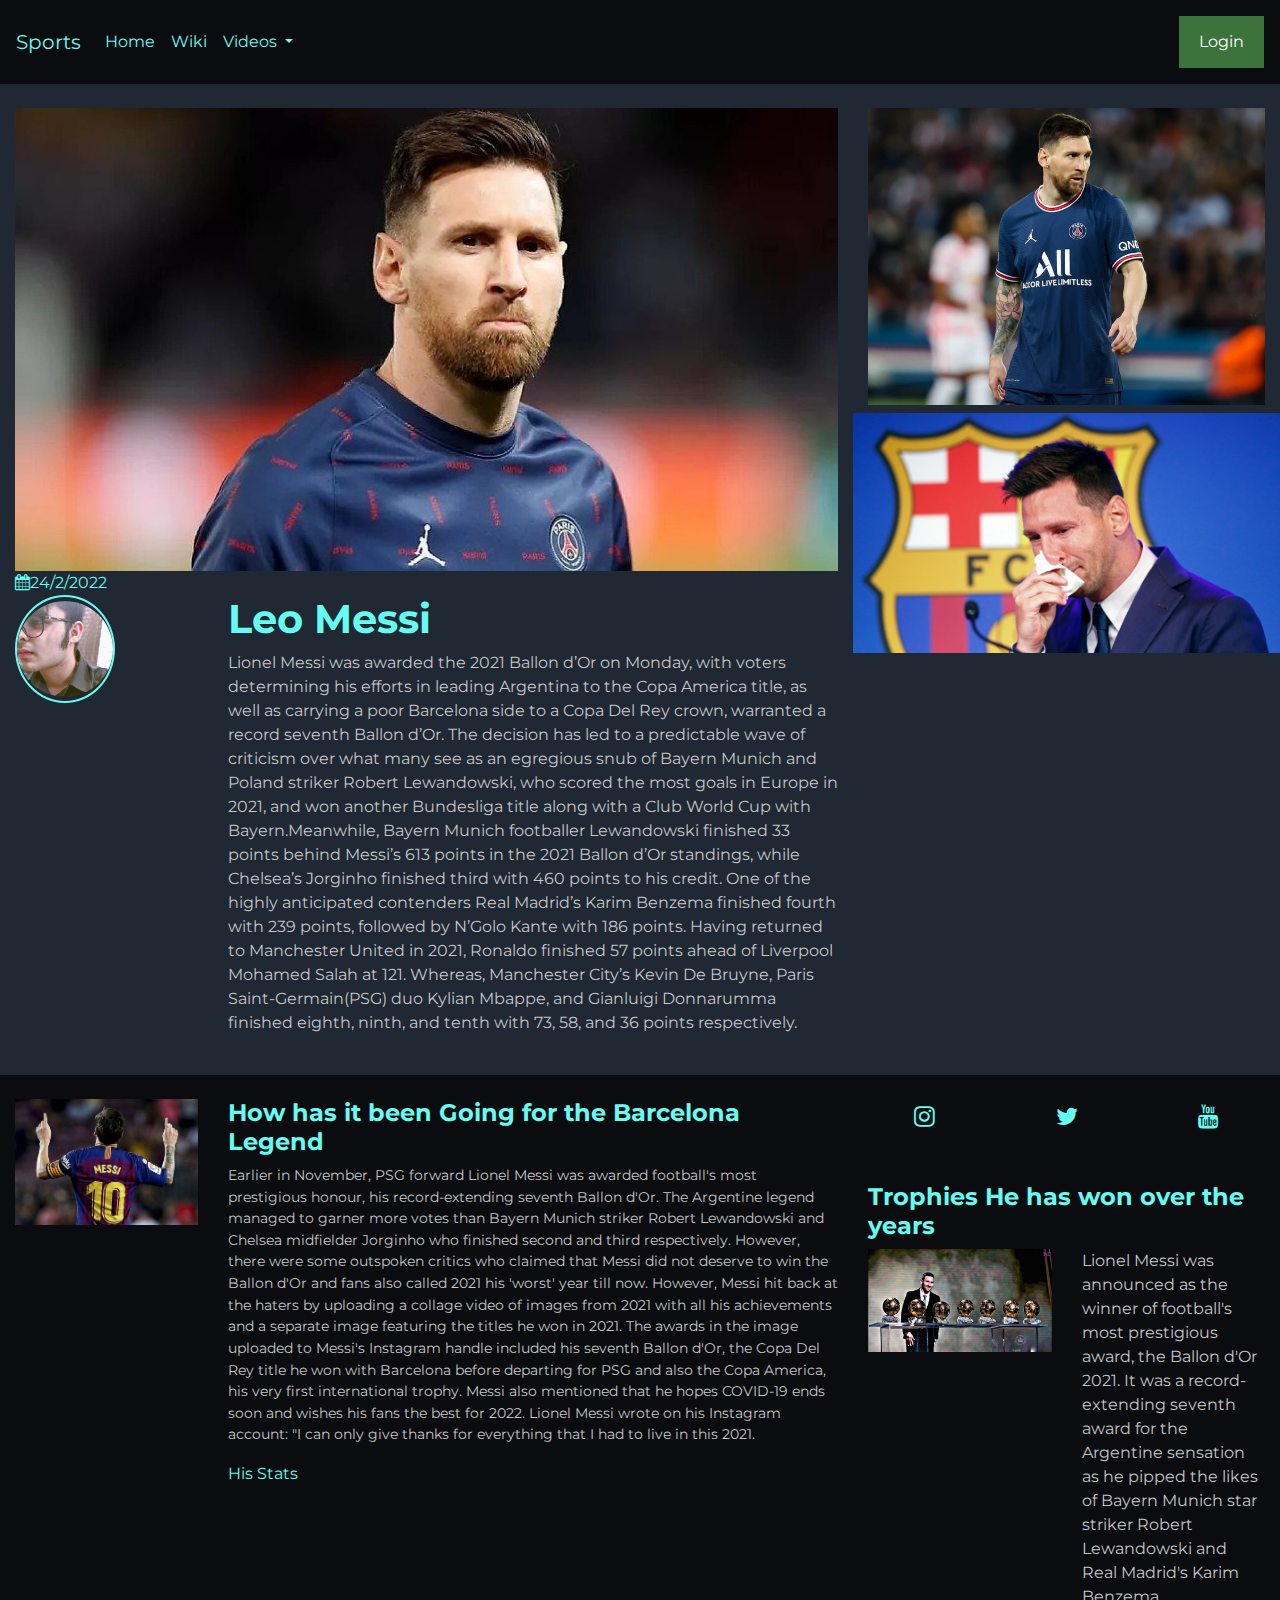
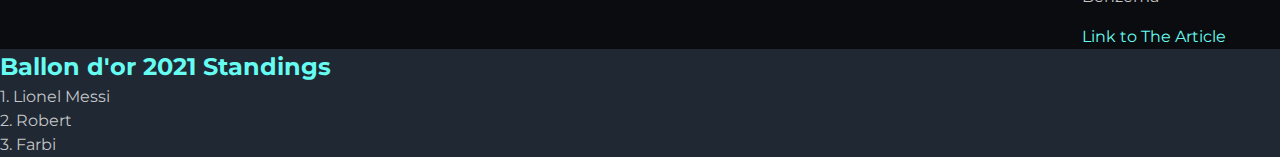
<file: index.html>
<!DOCTYPE html>
<html lang="en">
<head>
  <title>Football</title>

    <link rel="stylesheet" href="https://maxcdn.bootstrapcdn.com/bootstrap/4.0.0/css/bootstrap.min.css" integrity="sha384-Gn5384xqQ1aoWXA+058RXPxPg6fy4IWvTNh0E263XmFcJlSAwiGgFAW/dAiS6JXm" crossorigin="anonymous">
    <link rel="stylesheet" href="https://cdnjs.cloudflare.com/ajax/libs/font-awesome/4.7.0/css/font-awesome.min.css">
    <link rel="preconnect" href="https://fonts.googleapis.com">
<link rel="preconnect" href="https://fonts.gstatic.com" crossorigin>
<link href="https://fonts.googleapis.com/css2?family=Montserrat:wght@400;700;800&display=swap" rel="stylesheet">
    <script src="https://code.jquery.com/jquery-3.2.1.slim.min.js" integrity="sha384-KJ3o2DKtIkvYIK3UENzmM7KCkRr/rE9/Qpg6aAZGJwFDMVNA/GpGFF93hXpG5KkN" crossorigin="anonymous"></script>
    <script src="https://cdnjs.cloudflare.com/ajax/libs/popper.js/1.12.9/umd/popper.min.js" integrity="sha384-ApNbgh9B+Y1QKtv3Rn7W3mgPxhU9K/ScQsAP7hUibX39j7fakFPskvXusvfa0b4Q" crossorigin="anonymous"></script>
    <script src="https://maxcdn.bootstrapcdn.com/bootstrap/4.0.0/js/bootstrap.min.js" integrity="sha384-JZR6Spejh4U02d8jOt6vLEHfe/JQGiRRSQQxSfFWpi1MquVdAyjUar5+76PVCmYl" crossorigin="anonymous"></script>
    <link rel="stylesheet" href="style.css">
</head>
<body>
 
    <nav class="navbar navbar-expand-lg ">
      <a class="navbar-brand" href="#">Sports</a>
      <button class="navbar-toggler" type="button" data-toggle="collapse" data-target="#navbarSupportedContent" aria-controls="navbarSupportedContent" aria-expanded="false" aria-label="Toggle navigation">
        <span class=" navbar-toggler-icon "></span>
      </button>
    
      <div class="collapse navbar-collapse" id="navbarSupportedContent">
        <ul class="navbar-nav mr-auto">
          <li class="nav-item active">
            <a class="nav-link" href="#">Home <span class="sr-only">(current)</span></a>
          </li>
          <li class="nav-item">
            <a class="nav-link" href="https://en.wikipedia.org/wiki/Lionel_Messi">Wiki</a>
          </li>
          <li class="nav-item dropdown">
            <a class="nav-link dropdown-toggle" href="#" id="navbarDropdown" role="button" data-toggle="dropdown" aria-haspopup="true" aria-expanded="false">
              Videos
            </a>
            <div class="dropdown-menu" aria-labelledby="navbarDropdown">
              <a class="dropdown-item" href="https://www.youtube.com/watch?v=It4YOYzEaVY">His Top 10 goals</a>
              <a class="dropdown-item" href="https://www.youtube.com/watch?v=R_CkrhqGIWM">His Presentation  At PSG</a>
              <div class="dropdown-divider"></div>
              <a class="dropdown-item" href="https://www.youtube.com/watch?v=RG5V4_QqTnE">His Farewell At barca</a>
            </div>
          </li>
          
        </ul>
        <form class="form-inline my-2 my-lg-0" action="index2.html">
          <button class="first" onclick="document.getElementById('id01').style.display='block'" style="width:auto;">Login</button>

          <div id="id01" class="modal">
            
            <form class="modal-content animate"  method="post">
              <div class="imgcontainer">
                <span onclick="document.getElementById('id01').style.display='none'" class="close" title="Close Modal">&times;</span>
               
              </div>
          
              <div class="container">
                <label for="uname"><b style="color: aqua;">Username</b></label>
                <input type="text" placeholder="Enter Username" name="uname" required>
          
                <label for="psw"><b style="color: aqua;">Password</b></label>
                <input type="password" placeholder="Enter Password" name="psw" required>
                  
                <button type="submit">Login</button>
                <label style="color: aqua;">
                  <input type="checkbox" checked="checked" name="remember"> Remember me
                </label>
              </div>
          
              <div class="container" style="background-color:#280e46">
                <button type="button" onclick="document.getElementById('id01').style.display='none'" class="cancelbtn">Cancel</button>
                <span class="psw"> <a href="#">Forgot password?</a></span>
              </div>
            </form>
          </div>
          
          <script>
          
          var modal = document.getElementById('id01');
          
         
          window.onclick = function(event) {
              if (event.target == modal) {
                  modal.style.display = "none";
              }
              
          }
          </script>
        </button>
      </a>
      </div>
    </nav>
  
     <!--Heading Section-->
     <section class="Football py-4 ">
       <div class="container-fluid">
         <div class="row">
           <div class="col-lg-8">
             <div class="blog-post">
             <img class="img-fluid" src="p1.jpg" alt="Messi's Performance has been underwhelming at psg">
             <div class="blog-post-badges">
               <a href="#"><i class="fa fa-calendar" aria-hidden="true"></i>24/2/2022</a>
             </div>
             <div class="blog-content">
                <div class="row">
                  <div class="col-sm-3">
                    <img class="img-fluid rounded-circle py-1" src="Author.jpeg" alt="Author of this post" >
                   
                  </div>
                  <div class="col-sm-9">
                    <h1>Leo Messi</h1>
                    <p class="doc">Lionel Messi was awarded the 2021 Ballon d’Or on Monday, with voters determining his efforts in leading Argentina to the Copa America title, as well as carrying a poor Barcelona side to a Copa Del Rey crown, warranted a record seventh Ballon d’Or.

                      The decision has led to a predictable wave of criticism over what many see as an egregious snub of Bayern Munich and Poland striker Robert Lewandowski, who scored the most goals in Europe in 2021, and won another Bundesliga title along with a Club World Cup with Bayern.Meanwhile, Bayern Munich footballer Lewandowski finished 33 points behind Messi’s 613 points in the 2021 Ballon d’Or standings, while Chelsea’s Jorginho finished third with 460 points to his credit. One of the highly anticipated contenders Real Madrid’s Karim Benzema finished fourth with 239 points, followed by N’Golo Kante with 186 points. Having returned to Manchester United in 2021, Ronaldo finished 57 points ahead of Liverpool Mohamed Salah at 121. Whereas, Manchester City’s Kevin De Bruyne, Paris Saint-Germain(PSG) duo Kylian Mbappe, and Gianluigi Donnarumma finished eighth, ninth, and tenth with  73, 58, and 36 points respectively.</p>
                  </div>

                </div>
             </div>

           </div>
          </div>
          <div class="col-lg-4">
            <div class="blog-post ">
              <img class="img-fluid" src="psg.jfif" alt="Messi's Performance has been underwhelming at psg">
              
              <div class="blog-content shadow">
                 <div class="row">
                   <div class="col-sm-3">
                     
                   </div>
                   <div class="col-sm-9">
                     <h3></h3>
                     
                   </div>
 
                 </div>
              </div>
 
            </div>
            <div class="blog-post ">
              <div class="row"><a href="https://www.youtube.com/watch?v=pynFPylTyjE"><img class="img-fluid" src="p2.jpeg" alt="Messi's Performance has been underwhelming at psg">
              </a>
                <div class="blog-content shadow">
                  <div class="row">
                    <div class="col-md-3">
                      
                    </div>
                    <div class="col-md-9">
                      <h3></h3>
                    </div>
  
                  </div>
               </div>

              </div>
              
              
  
            </div>
          </div>
          
          </div>
      </div>
      </section>

    <!--Main Blog Section-->
    <section class="Blog_type">
      <div class="container-fluid">
        <div class="row">
          <div class="col-md-8">
           <article class="Blog-type shadow-on">
             <div class="row py-4">
            <div class="col-sm-3">
              <img class="img-fluid" alt="His glory days during barcelona" src="Atalayar_Leo Messi Barcelona_0.jpg">
 
             </div>
             <div class="col-sm-9">
               <h3>How has it been Going for the Barcelona Legend</h3>
               <p>Earlier in November, PSG forward Lionel Messi was awarded football's most prestigious honour, his record-extending seventh Ballon d'Or. The Argentine legend managed to garner more votes than Bayern Munich striker Robert Lewandowski and Chelsea midfielder Jorginho who finished second and third respectively. However, there were some outspoken critics who claimed that Messi did not deserve to win the Ballon d'Or and fans also called 2021 his 'worst' year till now. However, Messi hit back at the haters by uploading a collage video of images from 2021 with all his achievements and a separate image featuring the titles he won in 2021.

                The awards in the image uploaded to Messi's Instagram handle included his seventh Ballon d'Or, the Copa Del Rey title he won with Barcelona before departing for PSG and also the Copa America, his very first international trophy. Messi also mentioned that he hopes COVID-19 ends soon and wishes his fans the best for 2022. Lionel Messi wrote on his Instagram account: "I can only give thanks for everything that I had to live in this 2021.</p>
               <div class="Badges">
                 <a href="https://fbref.com/en/players/d70ce98e/Lionel-Messi">His Stats</a>
               </div>
                 
               </div>
             </div>
           </article>
          
             </div>
             
             <aside class="col-md-4">
               <!--Social Links-->
               <div class=" social-links row text-center ">
                 <div class="col-sm-4 py-4">
                  <a class=" Social-links "href="https://www.instagram.com/amaan._syed/"  >
                    <i class="fa fa-instagram" aria-hidden="true"></i>
                    
                  </a>
                 </div>
                 <div class="col-sm-4 py-4">
                  <a class=" Social-links ">
                    <i class="fa fa-twitter" aria-hidden="true"></i >
                    
                    
                  </a>
                 </div>
                 <div class="col-sm-4 py-4">
                  <a class=" Social-links r">
                    <i class="fa fa-youtube" aria-hidden="true"></i>
                    
                  </a>
                 </div>
               </div>
               <h4 class="aside-heading mt-4">Trophies He has won over the years</h4>
               <article class="row">
                 <div class="col-sm-6">
                   <img class="img-fluid" src="ballon_d.jpg" alt="The awards he has won">


                 </div>
                 <div class="col-sm-6 mt-0">
                   <p>Lionel Messi was announced as the winner of football's most prestigious award, the Ballon d'Or 2021. It was a record-extending seventh award for the Argentine sensation as he pipped the likes of Bayern Munich star striker Robert Lewandowski and Real Madrid's Karim Benzema </p>
                   <a href="https://www.republicworld.com/sports-news/cricket-news/lionel-messis-7th-ballon-dor-win-panned-by-football-players-absolutely-not-deserved.html#:~:text=On%20Monday%20night%20in%20Paris,and%20Real%20Madrid's%20Karim%20Benzema.">Link to The Article</a>
                   
                </div>
               </article>
               
               
            
 
             </aside>
 
          </div>

      </div>
      
         
      
    </section>

   <!--Footer Section-->
   <footer class="footer">
     <div class="row">
       <div class="col-md-6 text-left">
         <a class="footer-logo" href="https://www.goal.com/en-in/lists/ballon-dor-2021-power-rankings/1l03egk461k3a1em4lb6gh8mhu#cs8fc2bc488680b6c9">        Ballon d'or 2021 Standings</a>
         <div class="flex-container">
          <div>1. Lionel Messi</div>
          <div>2. Robert</div>
          <div>3. Farbi</div>  
        </div>
         


       </div>

     </div>
   </footer>

      

</body>
</html>
</file>
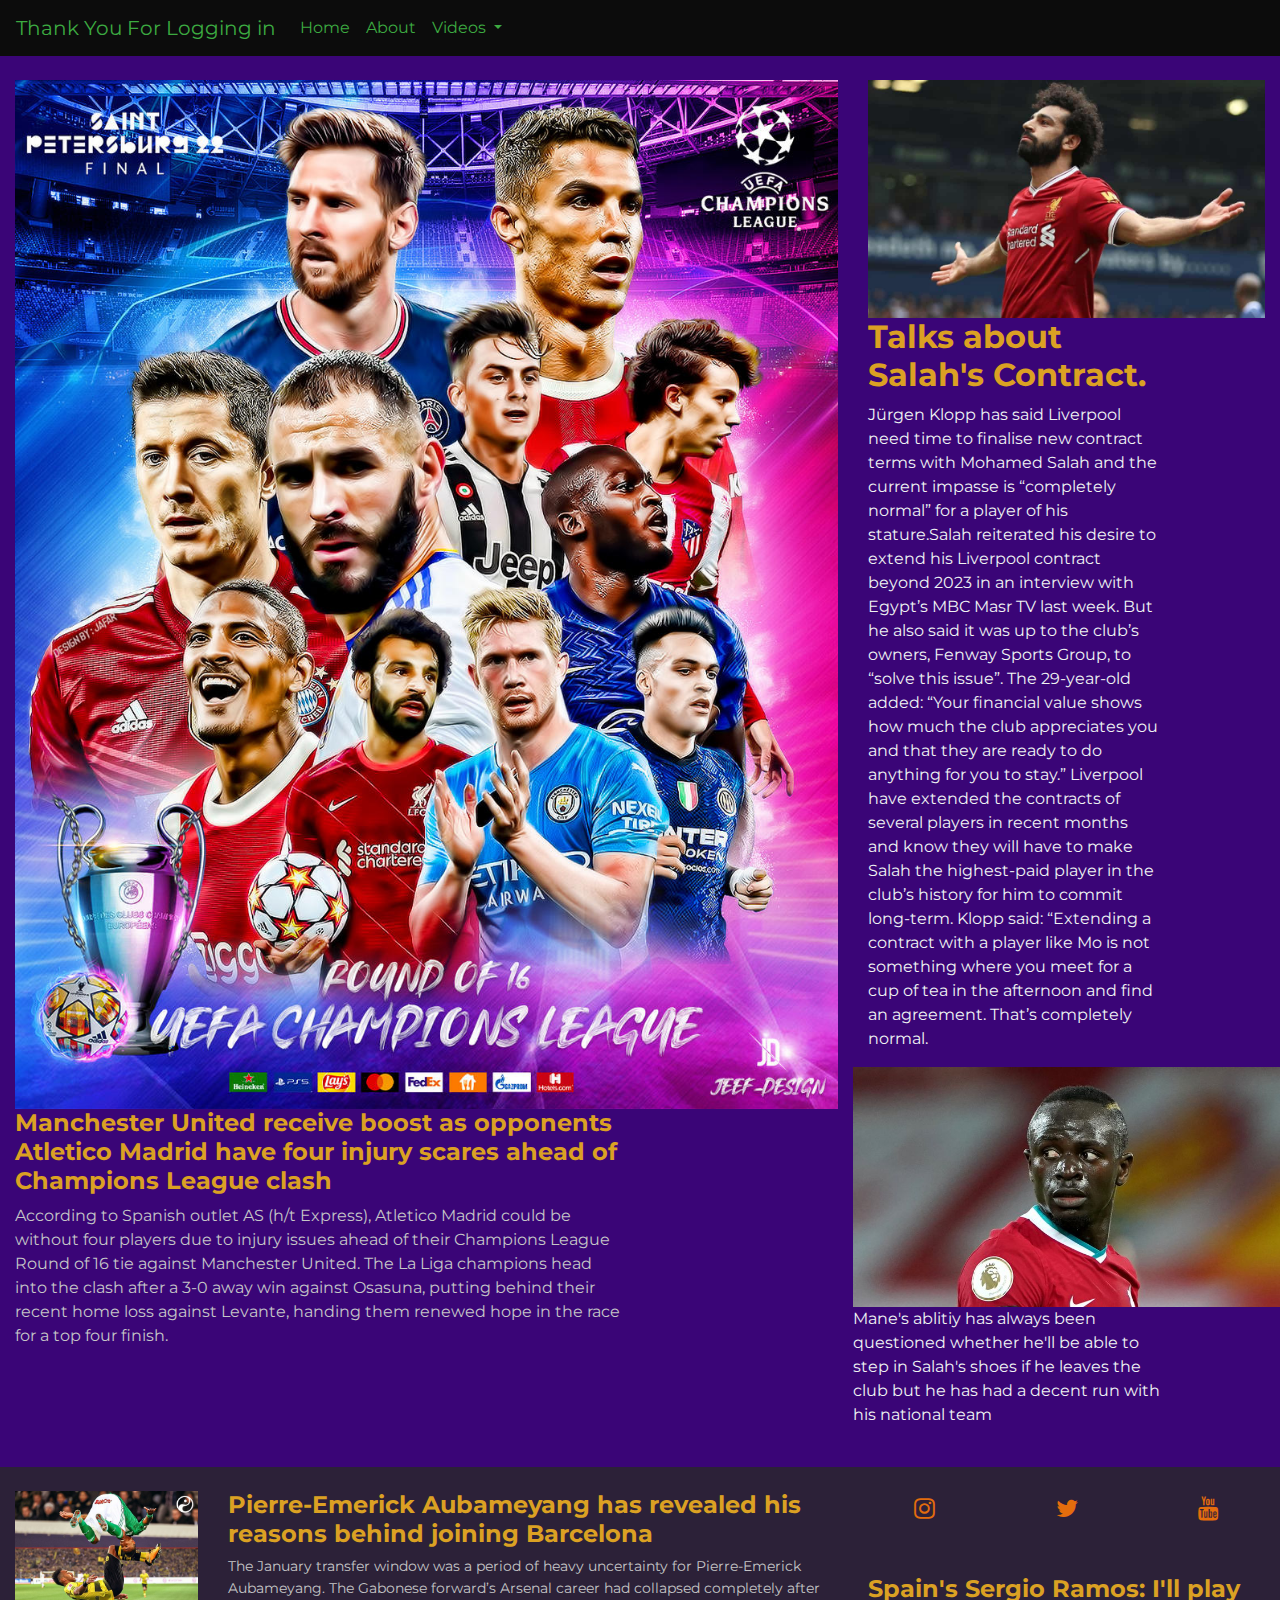
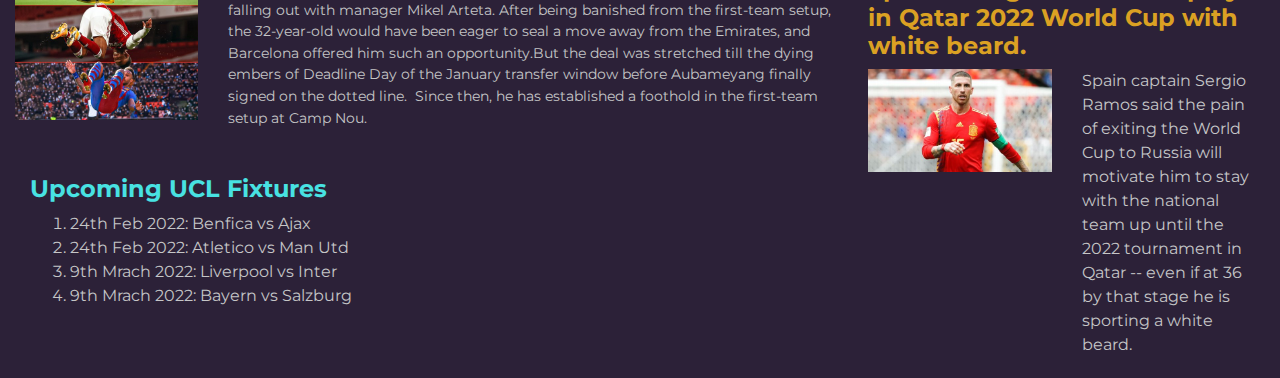
<file: index2.html>
<!DOCTYPE html>
<html lang="en">
<head>
  <title>Log in Successful</title>

    <link rel="stylesheet" href="https://maxcdn.bootstrapcdn.com/bootstrap/4.0.0/css/bootstrap.min.css" integrity="sha384-Gn5384xqQ1aoWXA+058RXPxPg6fy4IWvTNh0E263XmFcJlSAwiGgFAW/dAiS6JXm" crossorigin="anonymous">
    <link rel="stylesheet" href="https://cdnjs.cloudflare.com/ajax/libs/font-awesome/4.7.0/css/font-awesome.min.css">
    <link rel="preconnect" href="https://fonts.googleapis.com">
<link rel="preconnect" href="https://fonts.gstatic.com" crossorigin>
<link href="https://fonts.googleapis.com/css2?family=Montserrat:wght@400;700;800&display=swap" rel="stylesheet">
    <script src="https://code.jquery.com/jquery-3.2.1.slim.min.js" integrity="sha384-KJ3o2DKtIkvYIK3UENzmM7KCkRr/rE9/Qpg6aAZGJwFDMVNA/GpGFF93hXpG5KkN" crossorigin="anonymous"></script>
    <script src="https://cdnjs.cloudflare.com/ajax/libs/popper.js/1.12.9/umd/popper.min.js" integrity="sha384-ApNbgh9B+Y1QKtv3Rn7W3mgPxhU9K/ScQsAP7hUibX39j7fakFPskvXusvfa0b4Q" crossorigin="anonymous"></script>
    <script src="https://maxcdn.bootstrapcdn.com/bootstrap/4.0.0/js/bootstrap.min.js" integrity="sha384-JZR6Spejh4U02d8jOt6vLEHfe/JQGiRRSQQxSfFWpi1MquVdAyjUar5+76PVCmYl" crossorigin="anonymous"></script>
    <link rel="stylesheet" href="style1.css">
</head>
<body>
 
    <nav class="navbar navbar-expand-lg ">
      <a class="navbar-brand" href="#">Thank You For Logging in</a>
      <button class="navbar-toggler" type="button" data-toggle="collapse" data-target="#navbarSupportedContent" aria-controls="navbarSupportedContent" aria-expanded="false" aria-label="Toggle navigation">
        <span class=" navbar-toggler-icon "></span>
      </button>
    
      <div class="collapse navbar-collapse" id="navbarSupportedContent">
        <ul class="navbar-nav mr-auto">
          <li class="nav-item active">
            <a class="nav-link" href="#">Home <span class="sr-only">(current)</span></a>
          </li>
          <li class="nav-item">
            <a class="nav-link" href="#">About</a>
          </li>
          <li class="nav-item dropdown">
            <a class="nav-link dropdown-toggle" href="#" id="navbarDropdown" role="button" data-toggle="dropdown" aria-haspopup="true" aria-expanded="false">
              Videos
            </a>
            <div class="dropdown-menu" aria-labelledby="navbarDropdown">
              <a class="dropdown-item" href="https://www.youtube.com/watch?v=ltcHzgUc944">UCL OPENING</a>
              <a class="dropdown-item" href="https://www.youtube.com/watch?v=70kQtAFwm2c">Top 10 goals at UCL</a>
              <div class="dropdown-divider"></div>
             
            </div>
          </li>
          
        </ul>

      </div>
    </nav>
  
     <!--Heading Section-->
     <section class="Football py-4 ">
       <div class="container-fluid">
         <div class="row">
           <div class="col-lg-8">
             <div class="blog-post">
             <img class="img-fluid" src="ucl.jpg" alt="">
             
             <div class="blog-content">
                <div class="row">
                 
                  <div class="col-sm-9">
                    <h4>Manchester United receive boost as opponents Atletico Madrid have four injury scares ahead of Champions League clash</h4>
                    <p class="doc">According to Spanish outlet AS (h/t Express), Atletico Madrid could be without four players due to injury issues ahead of their Champions League Round of 16 tie against Manchester United.

                        The La Liga champions head into the clash after a 3-0 away win against Osasuna, putting behind their recent home loss against Levante, handing them renewed hope in the race for a top four finish.</p>
                  </div>
                  <div class="col-sm-3">
                     
                   
                   
                  </div>

                </div>
             </div>

           </div>
          </div>
          <div class="col-lg-4">
            <div class="blog-post ">
              <img class="img-fluid" src="salah.jpg" alt="">
              
              <div class="blog-content shadow">
                 <div class="row">
                   <div class="col-md-9">
                       <h2>Talks about Salah's Contract.</h2>
                     <p>Jürgen Klopp has said Liverpool need time to finalise new contract terms with Mohamed Salah and the current impasse is “completely normal” for a player of his stature.Salah reiterated his desire to extend his Liverpool contract beyond 2023 in an interview with Egypt’s MBC Masr TV last week. But he also said it was up to the club’s owners, Fenway Sports Group, to “solve this issue”. The 29-year-old added: “Your financial value shows how much the club appreciates you and that they are ready to do anything for you to stay.”

                        Liverpool have extended the contracts of several players in recent months and know they will have to make Salah the highest-paid player in the club’s history for him to commit long-term. Klopp said: “Extending a contract with a player like Mo is not something where you meet for a cup of tea in the afternoon and find an agreement. That’s completely normal.</p>
                   </div>
                   <div class="col-md-3">
                     <h3></h3>
                     
                   </div>
 
                 </div>
              </div>
 
            </div>
            <div class="blog-post ">
              <div class="row"><img class="img-fluid" src="skysports-sadio-mane-liverpool_5377814.jpg" alt="">
              
                <div class="blog-content shadow">
                  <div class="row">
                    
                    <div class="col-md-9">
                      <p>Mane's ablitiy has always been questioned whether he'll be able to step in Salah's shoes if he leaves the club but he has had a decent run with his national team</p>
                    </div>
  
                  </div>
               </div>

              </div>
              
              
  
            </div>
          </div>
          
          </div>
      </div>
      </section>

    <!--Main Blog Section-->
    <section class="Blog_type">
      <div class="container-fluid">
        <div class="row">
          <div class="col-md-8">
           <article class="Blog-type shadow-on">
             <div class="row py-4">
            <div class="col-sm-3">
              <img class="img-fluid" alt="His glory days during barcelona" src="Aubameyang.jfif">
 
             </div>
             <div class="col-sm-9">
               <h3>Pierre-Emerick Aubameyang has revealed his reasons behind joining Barcelona</h3>
               <p>​The January transfer window was a period of heavy uncertainty for Pierre-Emerick Aubameyang. The Gabonese forward’s Arsenal career had collapsed completely after falling out with manager Mikel Arteta. After being banished from the first-team setup, the 32-year-old would have been eager to seal a move away from the Emirates, and Barcelona offered him such an opportunity.But the deal was stretched till the dying embers of Deadline Day of the January transfer window before Aubameyang finally signed on the dotted line.  Since then, he has established a foothold in the first-team setup at Camp Nou.</p>

               
                 
               </div>
                             
                <div class="col-sm-6 " style="padding: 30px;">
                <h3 style="color: rgb(72, 226, 226);">Upcoming UCL Fixtures</h3>
                <ol>
                  <li> 24th Feb 2022: Benfica vs Ajax  </li>
                  <li> 24th Feb 2022: Atletico vs Man Utd </li>
                  <li>9th Mrach 2022: Liverpool vs Inter</li>
                  <li>9th Mrach 2022: Bayern vs Salzburg</li>
                </ol>
              
             </div>
           </article>
          
             </div>
             
             <aside class="col-md-4">
               <!--Social Links-->
               <div class=" social-links row text-center ">
                 <div class="col-sm-4 py-4">
                  <a class=" Social-links ">
                    <i class="fa fa-instagram" aria-hidden="true"></i>
                    
                  </a>
                 </div>
                 <div class="col-sm-4 py-4">
                  <a class=" Social-links ">
                    <i class="fa fa-twitter" aria-hidden="true"></i >
                    
                    
                  </a>
                 </div>
                 <div class="col-sm-4 py-4">
                  <a class=" Social-links r">
                    <i class="fa fa-youtube" aria-hidden="true"></i>
                    
                  </a>
                 </div>
               </div>
               <h4 class="aside-heading mt-4">Spain's Sergio Ramos: I'll play in Qatar 2022 World Cup with white beard.</h4>
               <article class="row">
                 <div class="col-sm-6">
                   <img class="img-fluid" src="ramos.jfif" alt="">


                 </div>
                 
                 <div class="col-sm-6 mt-0">
                   <p>Spain captain Sergio Ramos said the pain of exiting the World Cup to Russia will motivate him to stay with the national team up until the 2022 tournament in Qatar -- even if at 36 by that stage he is sporting a white beard. </p>
                   
                   
                </div>
               </article>
               
               
            
 
             </aside>
 
          </div>

      </div>
      
         
      
    </section>

   

      

</body>
</html>
</file>
<file: style.css>
body{
    font-family: 'Montserrat', sans-serif;
}
h1,h2,h3,h4,h5{
    font-weight: 700;
    color: #66fcf1;
}
input[type=text], input[type=password] {
  width: 100%;
  padding: 12px 20px;
  margin: 8px 0;
  display: inline-block;
  border: 1px solid #ccc;
  box-sizing: border-box;
}

/* Set a style for all buttons */
button {
  background-color: #aa1144;
  color: white;
  padding: 14px 20px;
  margin: 8px 0;
  border: none;
  cursor: pointer;
  width: 100%;
}
.first{
background-color: rgb(60, 114, 60);
}

button:hover {
  opacity: 0.8;
}

/* Extra styles for the cancel button */
.cancelbtn {
  width: auto;
  padding: 10px 18px;
  background-color: #f44336;
}

/* Center the image and position the close button */


.container {
  padding: 16px;
}

span.psw {
  float: right;
  padding-top: 16px;
}

/* The Modal (background) */
.modal {
  display: none; /* Hidden by default */
  position: fixed; /* Stay in place */
  z-index: 1; /* Sit on top */
  left: 0;
  top: 0;
  width: 100%; /* Full width */
  height: 100%; /* Full height */
  overflow: auto; /* Enable scroll if needed */
  background-color: rgb(0,0,0); /* Fallback color */
  background-color: rgba(0,0,0,0.4); /* Black w/ opacity */
  padding-top: 60px;
}

/* Modal Content/Box */
.modal-content {
  background-color: #fefefe;
  margin: 5% auto 15% auto; /* 5% from the top, 15% from the bottom and centered */
  border: 1px solid #888;
  width: 80%; /* Could be more or less, depending on screen size */
}

/* The Close Button (x) */
.close {
  position: absolute;
  right: 25px;
  top: 0;
  color: #000;
  font-size: 35px;
  font-weight: bold;
}

.close:hover,
.close:focus {
  color: red;
  cursor: pointer;
}

/* Add Zoom Animation */
.animate {
  -webkit-animation: animatezoom 0.6s;
  animation: animatezoom 0.6s
}

@-webkit-keyframes animatezoom {
  from {-webkit-transform: scale(0)} 
  to {-webkit-transform: scale(1)}
}
  
@keyframes animatezoom {
  from {transform: scale(0)} 
  to {transform: scale(1)}
}

/* Change styles for span and cancel button on extra small screens */
@media screen and (max-width: 300px) {
  span.psw {
     display: block;
     float: none;
  }
  .cancelbtn {
     width: 100%;
  }
}
h3{
    font-size: 1.5rem;
}
/* Header*/
a{
    color: #66fcf1;
}
input{
    background-color: #1f2833 !important;
    color: #66fcf1 !important ;
}
img.rounded-circle{
    width: 100px;
    min-height: 100px;
}
img.author{
    width: 90% !important;
    height: 30% !important;
}
.navbar{
    background-color: #0b0c10;
    
}
.navbar-brad , .footer-logo{
    font-weight: 700;
    font-size: 1.5rem ;
}
.btn-main{
    background-color: #66fcf1 !important;
    color: #0b0c10 !important; 
}

/*Heading Section*/
.Football{
    background-color: #1f2833;
}
.doc{
    color: #c5c6c7
    
}
.author {
    position: absolute; /* Declared position allows for location changes */
    top: -2px; /* Moves the image 2px closer to the top of the page */
}
.blog-content{
    color: #66fcf1;
    position: relative;
    
}
.blog-content img{
    border: 2px solid #66fcf1;

}

/*Main Blog*/

.Blog_type{
    background-color: #0b0c10;
    color: #c5c6c7;
}
.Blog-type  .col-sm-8{
    border-left: 3px ;

}
.Blog-type p{
    font-size: 0.9rem;
}

/*Social Links*/
.social-links{
    
    color: #66fcf1;
    font-size: 1.5rem;
}
.aside-heading{
    border-left: 3px #66fcf1;
    

}
/*footer*/

.footer{
    background-color: #1f2833;
    color: #c5c6c7;
}
.flex-container{
    display: flex;
    flex-direction: column;
    justify-content: space-around;

}
</file>
<file: style1.css>
body{
    font-family: 'Montserrat', sans-serif;
}
h1,h2,h3,h4,h5{
    font-weight: 700;
    color: #dba123;
}
h3{
    font-size: 1.5rem;
}
/* Header*/
a{
    color: #3caa41;
}
input{
    background-color: #481768 !important;
    color: #66fcf1 !important ;
}
img.rounded-circle{
    width: 100px;
    min-height: 100px;
}
img.diego{
    width: 90% !important;
    height: 30% !important;
}
.navbar{
    background-color: #0c0c0c;
    
}
.navbar-brad , .footer-logo{
    font-weight: 700;
    font-size: 1.5rem ;
}
.btn-main{
    background-color: #66fcf1 !important;
    color: #717275 !important; 
}

/*Heading Section*/
.Football{
    background-color: #3a0577;
}
.doc{
    color: #c5c6c7
    
}
.diego {
    position: absolute; /* Declared position allows for location changes */
    top: -2px; /* Moves the image 2px closer to the top of the page */
}
.blog-content{
    color: #eff3f3;
    position: relative;
    
}
.blog-content img{
    border: 2px solid #66fcf1;

}

/*Main Blog*/

.Blog_type{
    background-color: #2c2138;
    color: #c5c6c7;
}
.Blog-type  .col-sm-8{
    border-left: 3px ;

}
.Blog-type p{
    font-size: 0.9rem;
}

/*Social Links*/
.social-links{
    
    color: #e46d0d;
    font-size: 1.5rem;
}
.aside-heading{
    border-left: 3px #66fcf1;
    

}
/*footer*/

.footer{
    background-color: #1f2833;
    color: #c5c6c7;
}
.flex-container{
    display: flex;
    flex-direction: column;
    justify-content: space-around;

}
</file>
